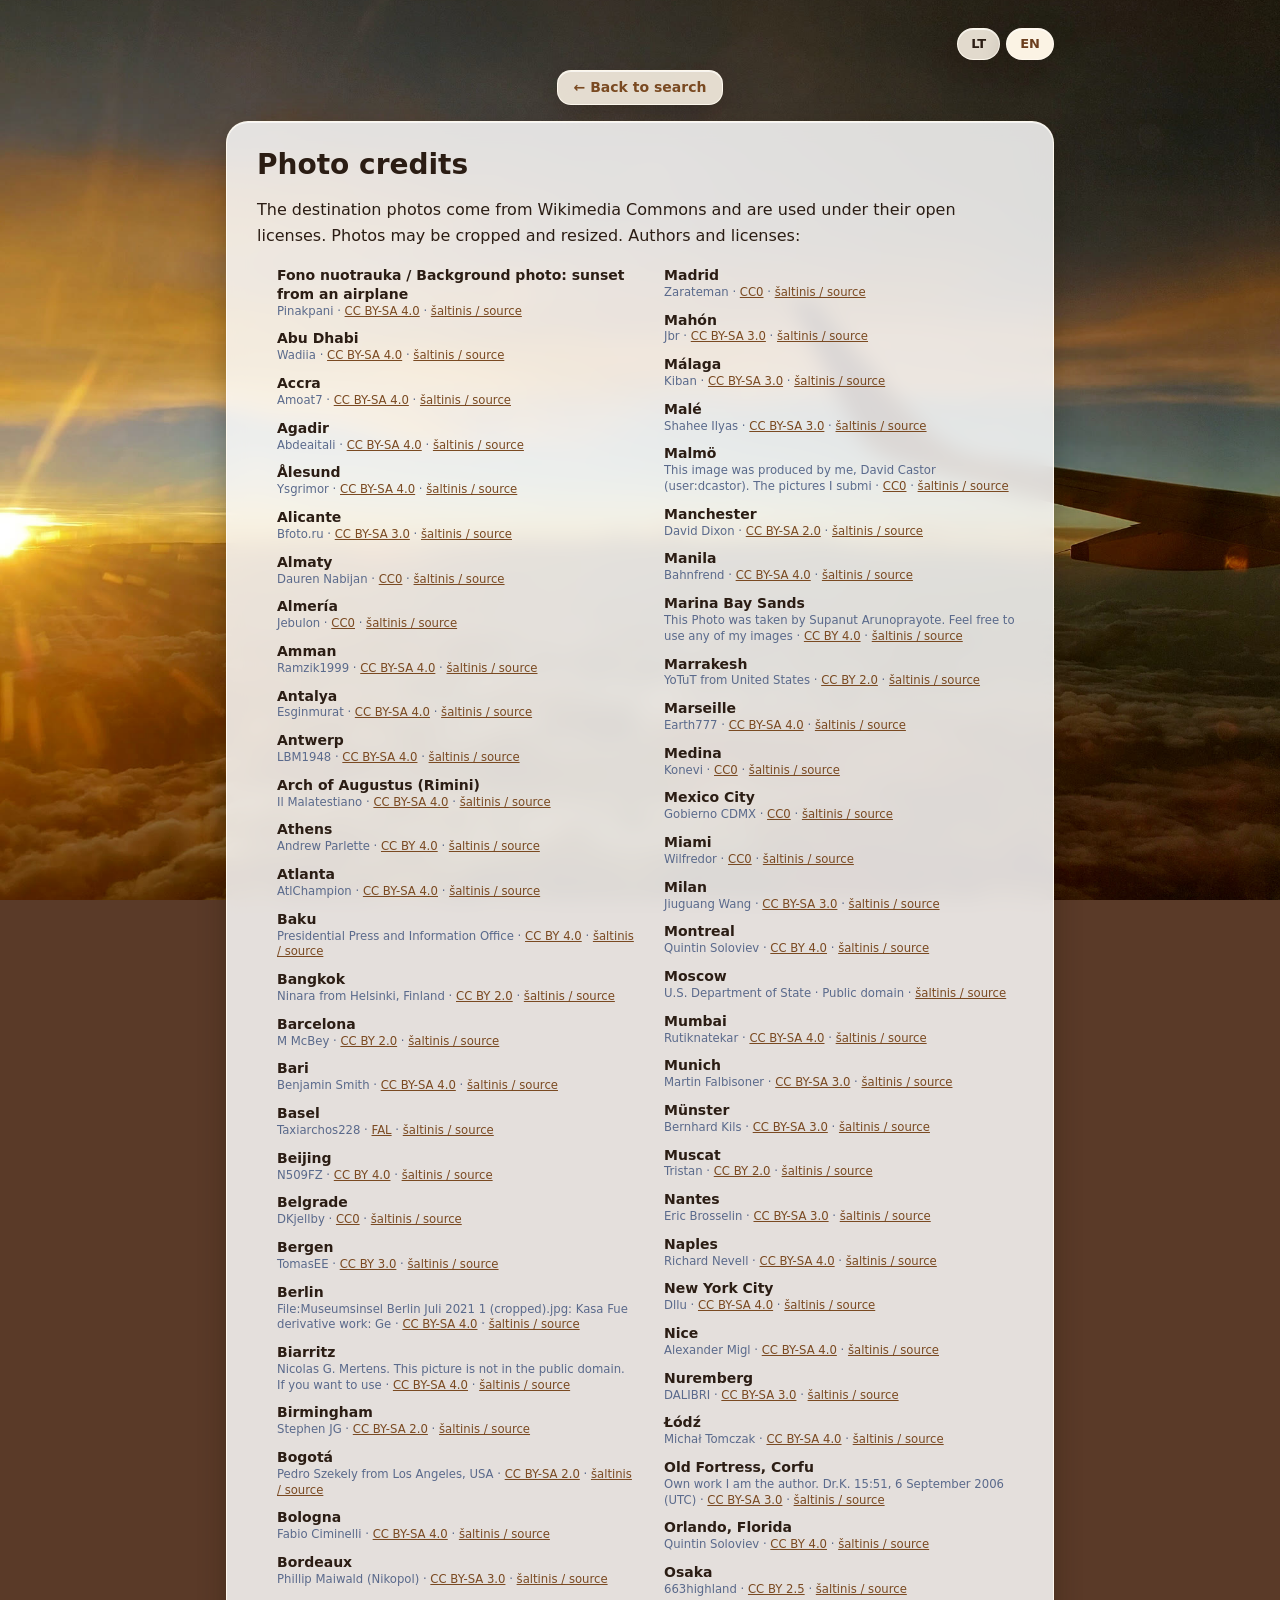
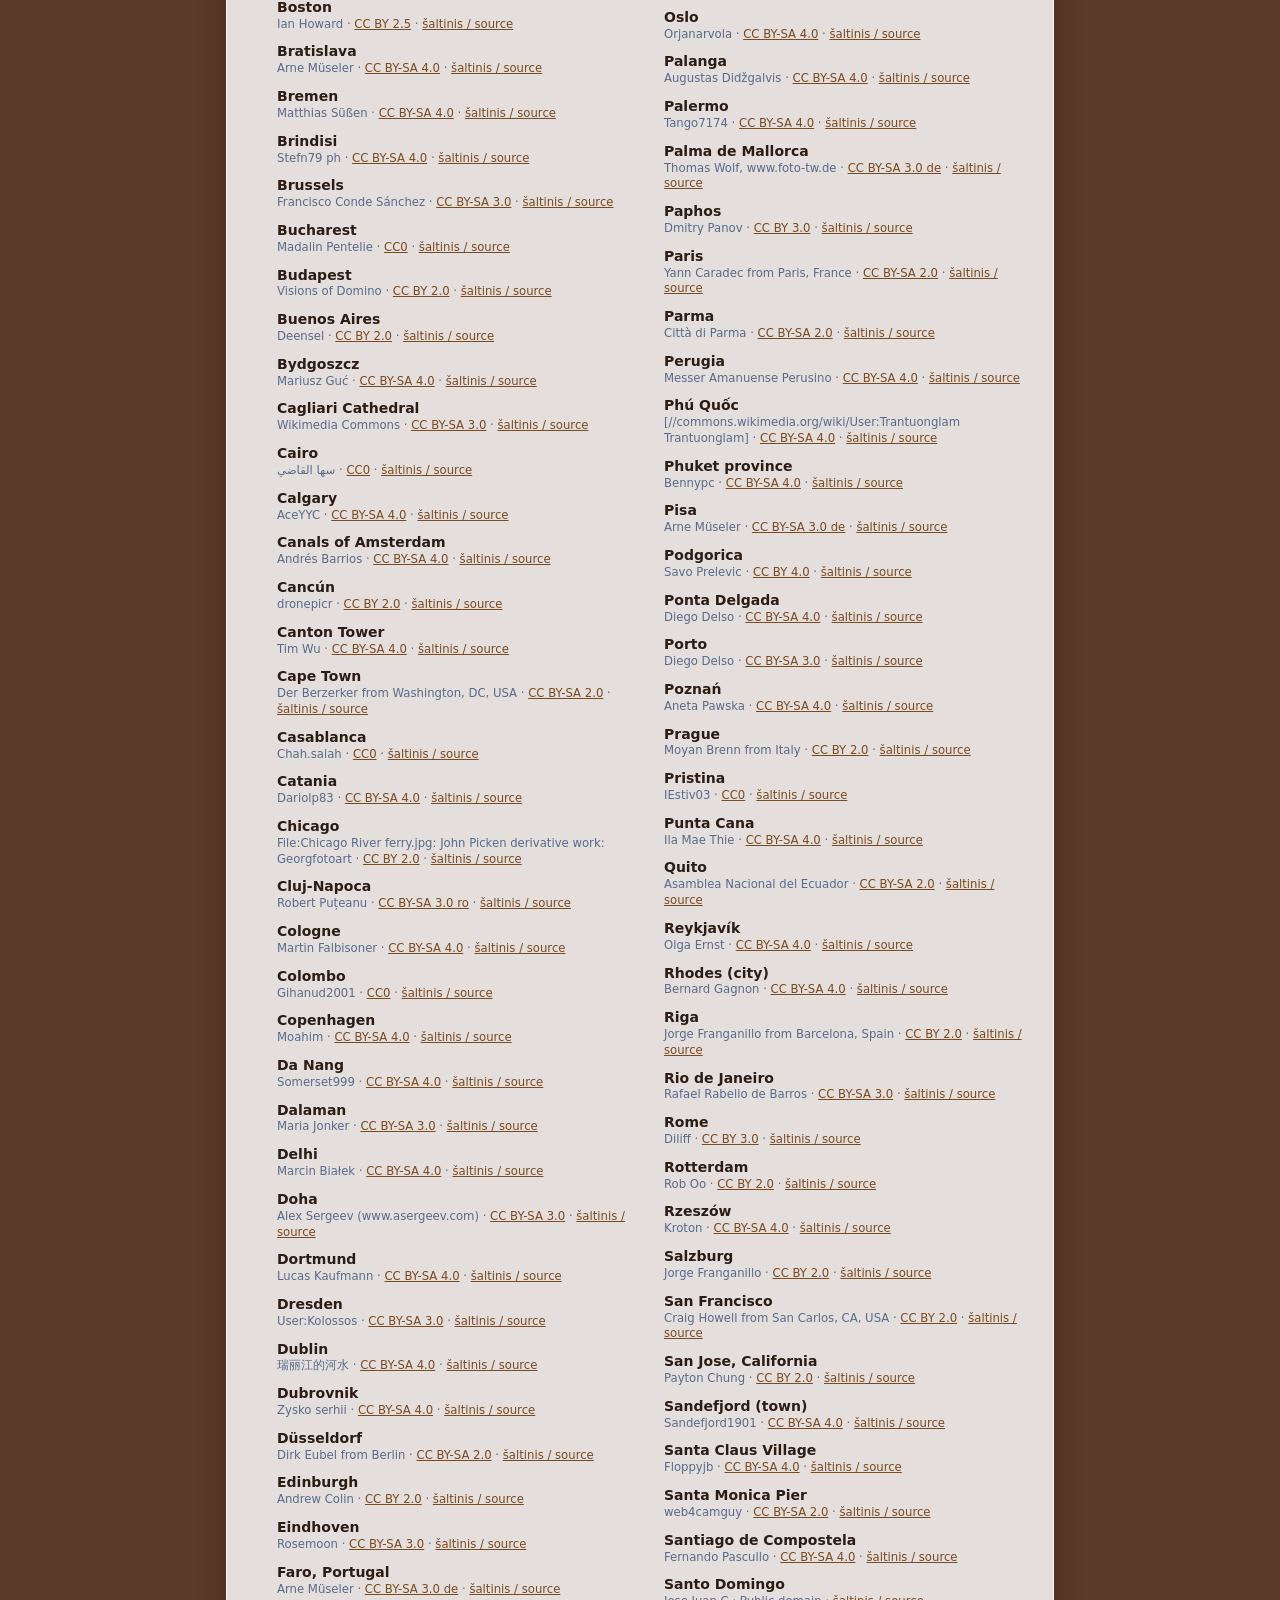
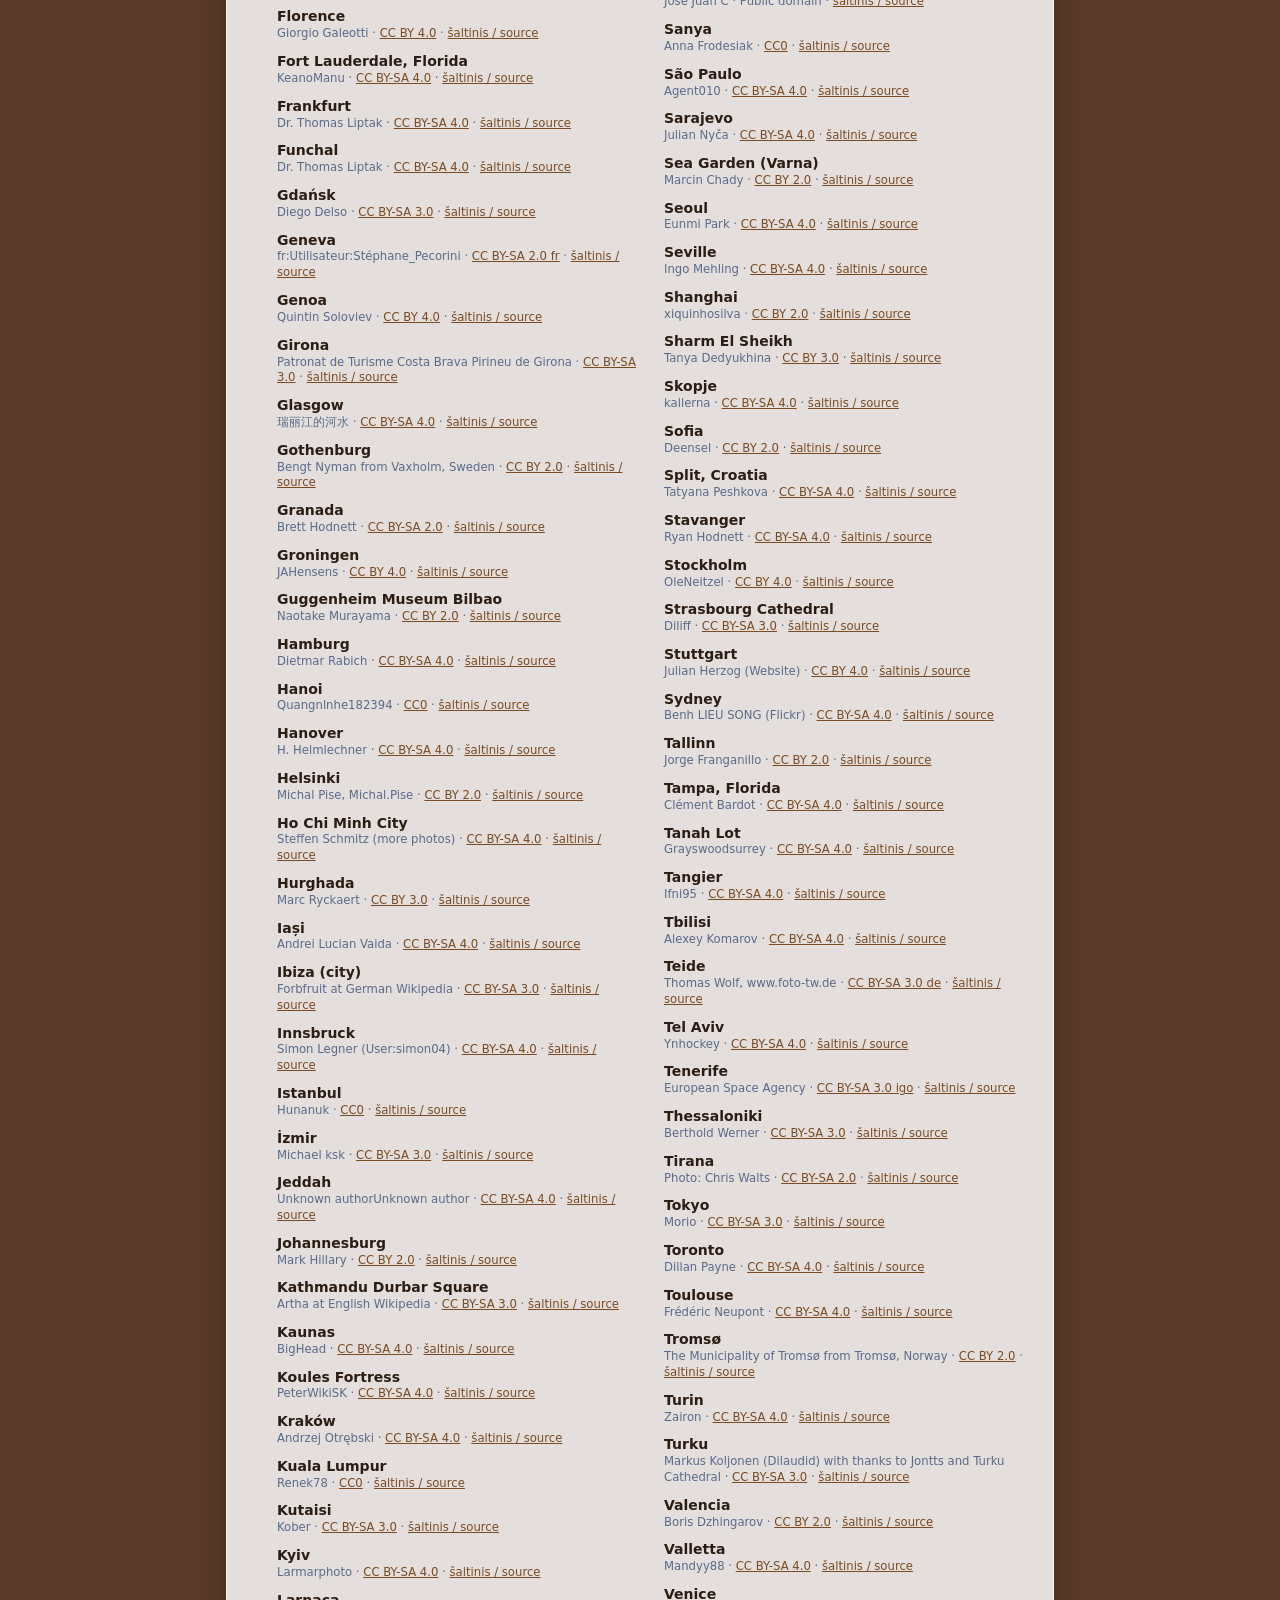
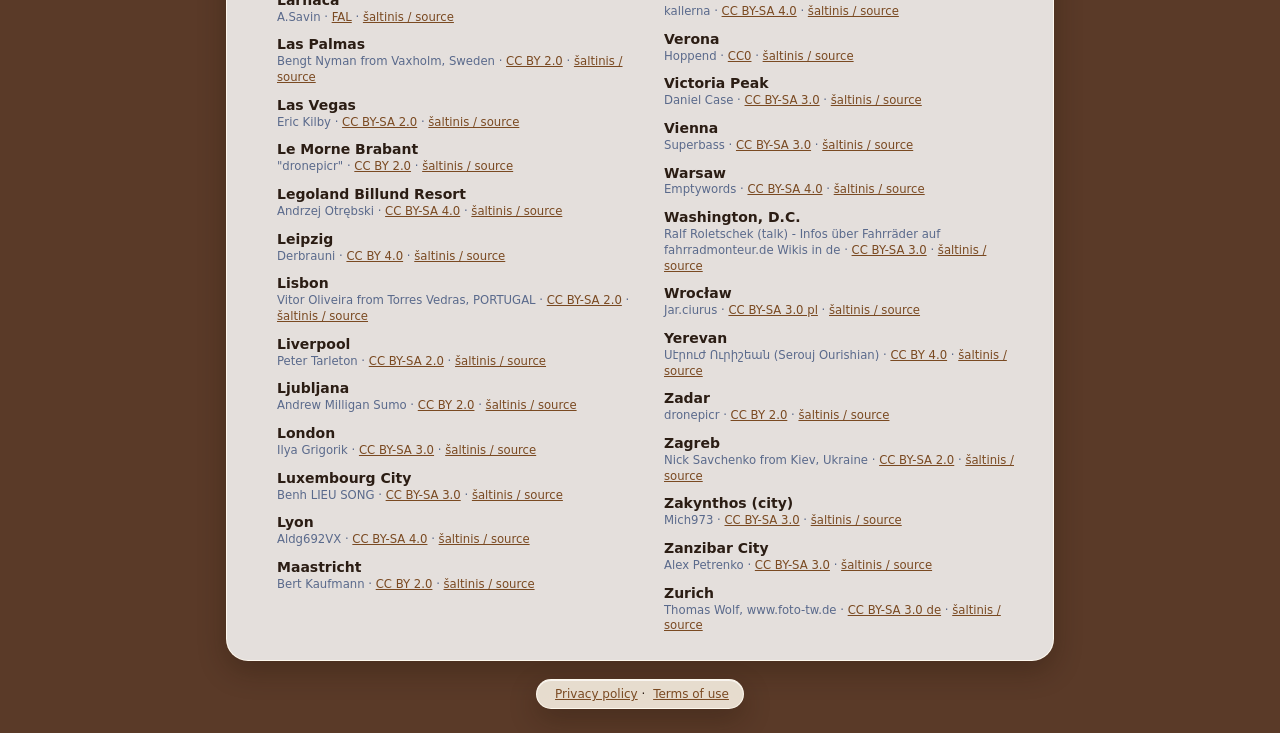
<file: photos.html>
<!doctype html>
<html lang="lt">
<head>
  <meta charset="utf-8">
  <meta name="viewport" content="width=device-width, initial-scale=1">
  <title>HopFriday · Nuotraukų autoriai</title>
  <link rel="icon" href="/favicon.svg" type="image/svg+xml">
  <meta name="theme-color" content="#6B4129">
  <meta name="robots" content="noindex">
  <link rel="stylesheet" href="style.css">
  <style>
    .credits { columns: 1; margin: 12px 0 0; padding: 0; list-style: none; font-size: 14px; }
    @media (min-width: 640px) { .credits { columns: 2; column-gap: 28px; } }
    .credits li { break-inside: avoid; margin: 0 0 10px; line-height: 1.35; }
    .credits b { font-weight: 700; }
    .credits small { display: block; color: #5A6A8C; }
  </style>
</head>
<body class="legal-page">
  <div class="page">
    <div class="wrap">
      <div class="langs" role="group" aria-label="Language">
        <button type="button" class="lang" data-lang="lt">LT</button>
        <button type="button" class="lang" data-lang="en">EN</button>
      </div>
      <a class="backlink" href="/"><span data-l="lt">← Į pradžią</span><span data-l="en">← Back to search</span></a>

      <article class="card legal" data-l="lt">
        <h1>Nuotraukų autoriai</h1>
        <p>Pasiūlymų nuotraukos yra iš „Wikimedia Commons“ ir naudojamos pagal jų atvirąsias licencijas. Nuotraukos gali būti apkarpytos ir sumažintos. Autoriai ir licencijos:</p>
        <ul class="credits" id="creditsLt"></ul>
      </article>
      <article class="card legal" data-l="en">
        <h1>Photo credits</h1>
        <p>The destination photos come from Wikimedia Commons and are used under their open licenses. Photos may be cropped and resized. Authors and licenses:</p>
        <ul class="credits" id="creditsEn"></ul>
      </article>

      <nav class="credit legal-links"><a href="/privacy" data-l="lt">Privatumo politika</a><a href="/privacy" data-l="en">Privacy policy</a> · <a href="/terms" data-l="lt">Naudojimo sąlygos</a><a href="/terms" data-l="en">Terms of use</a></nav>
    </div>
  </div>
  <script src="legal.js"></script>
  <script>
    fetch("/photo_credits.json").then((r) => r.json()).then((c) => {
      const esc = (s) => String(s).replace(/[&<>"']/g, (m) => ({ "&": "&amp;", "<": "&lt;", ">": "&gt;", '"': "&quot;", "'": "&#39;" }[m]));
      const html = Object.keys(c).sort().map((k) => {
        const v = c[k], lic = v.licenseUrl ? `<a href="${esc(v.licenseUrl)}" target="_blank" rel="noopener noreferrer">${esc(v.license)}</a>` : esc(v.license || "");
        return `<li><b>${esc(v.title)}</b><small>${esc(v.artist || "Wikimedia Commons")} · ${lic} · <a href="${esc(v.page)}" target="_blank" rel="noopener noreferrer">šaltinis / source</a></small></li>`;
      }).join("");
      document.getElementById("creditsLt").innerHTML = html;
      document.getElementById("creditsEn").innerHTML = html;
    }).catch(() => {});
  </script>
</body>
</html>
</file>
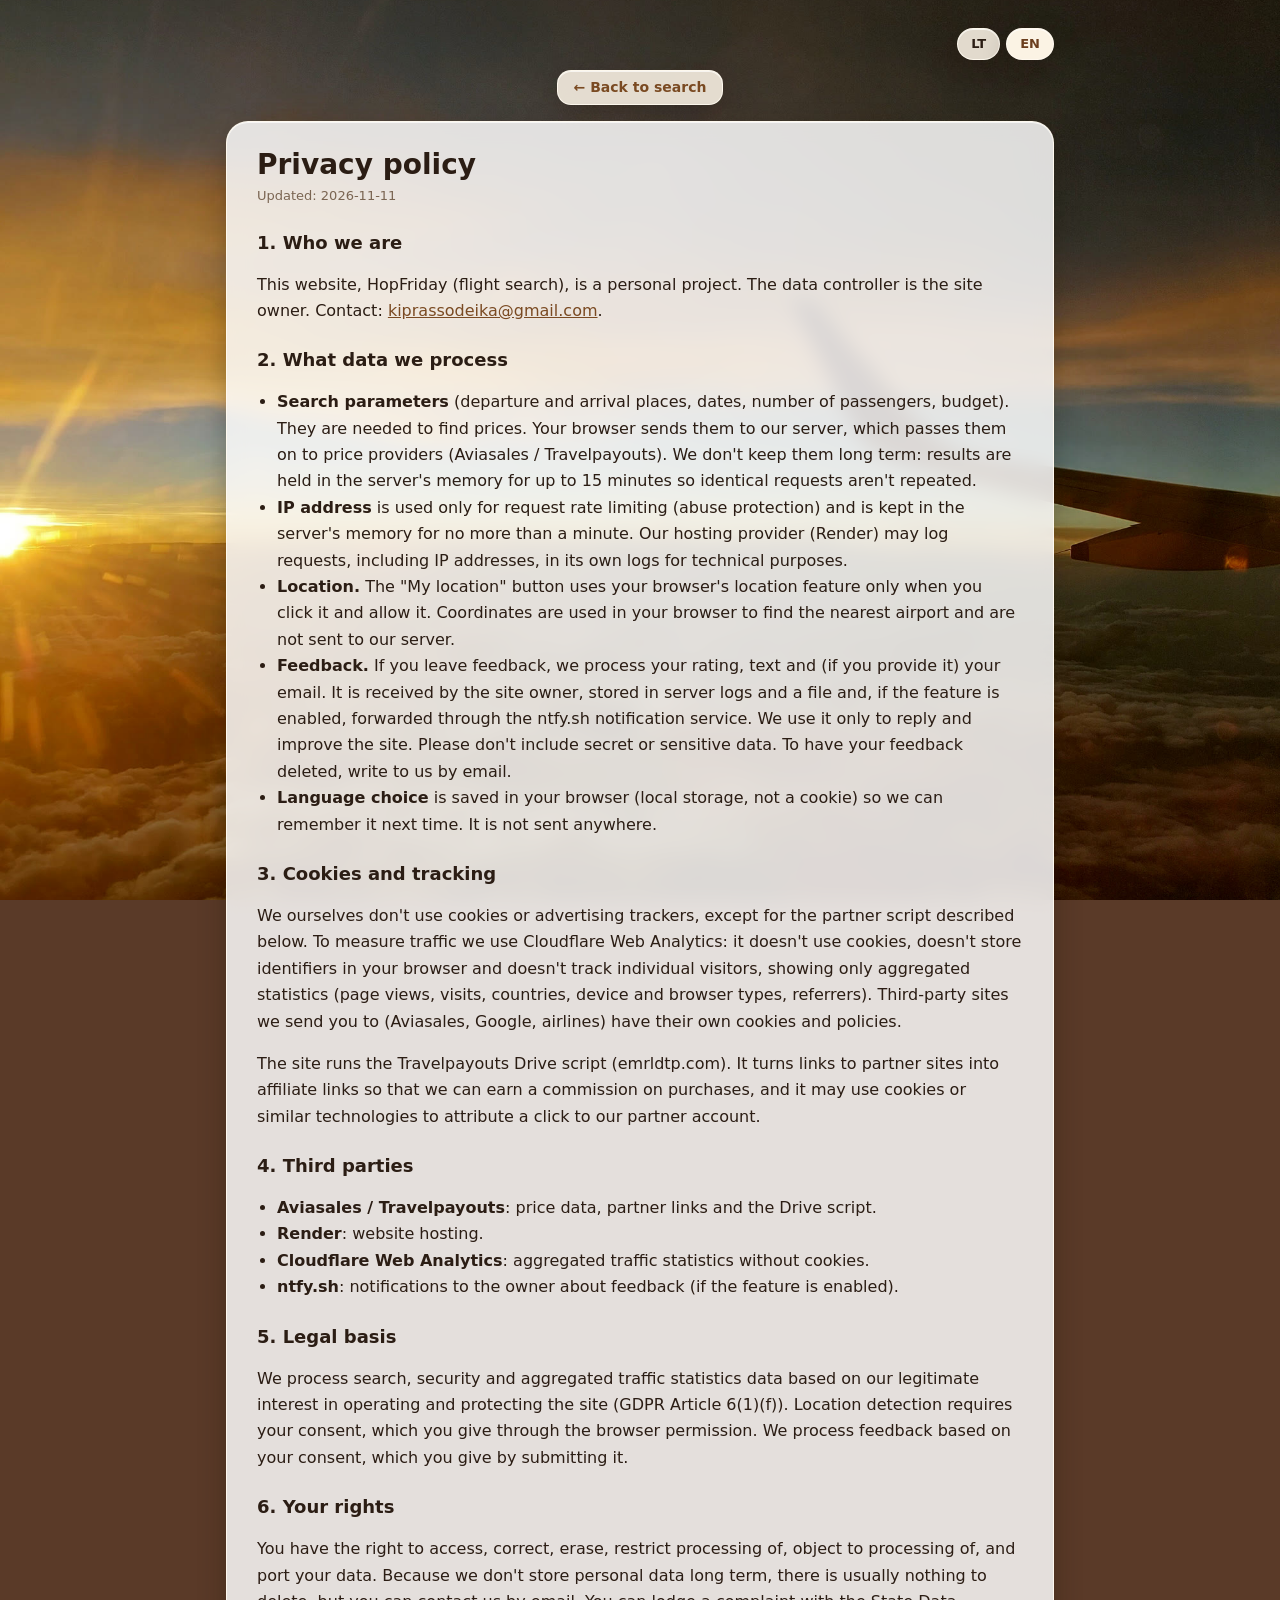
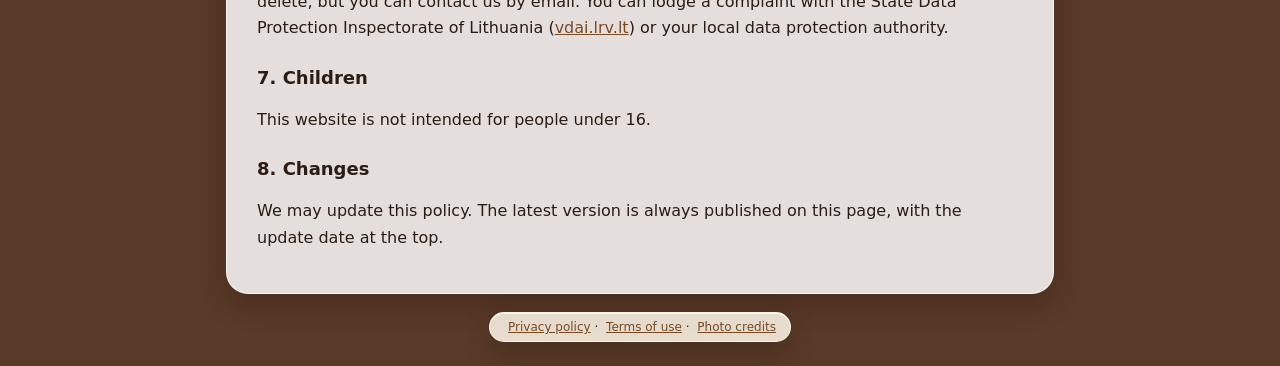
<file: privacy.html>
<!doctype html>
<html lang="lt">
<head>
  <meta charset="utf-8">
  <meta name="viewport" content="width=device-width, initial-scale=1">
  <title>HopFriday · Privatumo politika</title>
  <link rel="icon" href="/favicon.svg" type="image/svg+xml">
  <meta name="theme-color" content="#6B4129">
  <meta name="robots" content="noindex">
  <link rel="stylesheet" href="style.css">
</head>
<body class="legal-page">
  <div class="page">
    <div class="wrap">
      <div class="langs" role="group" aria-label="Language">
        <button type="button" class="lang" data-lang="lt">LT</button>
        <button type="button" class="lang" data-lang="en">EN</button>
      </div>
      <a class="backlink" href="/"><span data-l="lt">← Į pradžią</span><span data-l="en">← Back to search</span></a>

      <article class="card legal" data-l="lt">
        <h1>Privatumo politika</h1>
        <p class="updated">Atnaujinta: 2026-11-11</p>

        <h2>1. Kas mes esame</h2>
        <p>Ši svetainė, HopFriday (skrydžių paieška), yra asmeninis projektas. Duomenų valdytojas yra svetainės savininkas. Kontaktai: <a class="contact" href="mailto:kiprassodeika@gmail.com">kiprassodeika@gmail.com</a>.</p>

        <h2>2. Kokius duomenis tvarkome</h2>
        <ul>
          <li><b>Paieškos parametrai</b> (išvykimo ir atvykimo vietos, datos, keleivių skaičius, biudžetas). Jie reikalingi kainoms rasti. Jūsų naršyklė juos siunčia mūsų serveriui, o šis perduoda kainų tiekėjams (Aviasales / Travelpayouts). Mes jų nesaugome ilgam: rezultatai iki 15 minučių laikomi serverio atmintyje, kad nereikėtų kartoti tų pačių užklausų.</li>
          <li><b>IP adresas</b> naudojamas tik užklausų riboms (apsaugai nuo piktnaudžiavimo) ir laikomas serverio atmintyje ne ilgiau nei minutę. Prieglobos paslauga (Render) techniniais tikslais gali registruoti užklausas, įskaitant IP, savo žurnaluose.</li>
          <li><b>Vieta.</b> Mygtukas „Mano vieta“ naudoja naršyklės vietos nustatymą tik tada, kai jį paspaudžiate ir leidžiate. Koordinatės naudojamos jūsų naršyklėje artimiausiam oro uostui rasti ir į mūsų serverį nesiunčiamos.</li>
          <li><b>Atsiliepimai.</b> Jei paliekate atsiliepimą, tvarkome jūsų įvertinimą, tekstą ir (jei nurodote) el. paštą. Jie gaunami svetainės savininkui, saugomi serverio žurnaluose ir faile bei, jei funkcija įjungta, persiunčiami pranešimų paslauga ntfy.sh. Naudojame juos tik atsakymui ir svetainei tobulinti. Nerašykite slaptų ar jautrių duomenų. Norėdami ištrinti savo atsiliepimą, parašykite el. paštu.</li>
          <li><b>Kalbos pasirinkimas</b> išsaugomas jūsų naršyklėje (vietinėje saugykloje, ne slapuke), kad kitą kartą jį prisimintume. Jis niekur nesiunčiamas.</li>
        </ul>

        <h2>3. Slapukai ir sekimas</h2>
        <p>Patys nenaudojame slapukų ar reklaminio sekimo įrankių, išskyrus žemiau aprašytą partnerių skriptą. Lankomumui matuoti naudojame „Cloudflare Web Analytics“: ji nenaudoja slapukų, nesaugo naršyklėje identifikatorių ir neseka pavienių lankytojų, o rodo tik apibendrintą statistiką (puslapių peržiūras, apsilankymus, šalis, įrenginių ir naršyklių tipus, iš kur atėjo lankytojas). Trečiųjų šalių svetainės, į kurias jus nukreipiame (Aviasales, Google, aviakompanijos), turi savo slapukus ir taisykles.</p>
        <p>Svetainėje veikia „Travelpayouts Drive“ skriptas (emrldtp.com). Jis nuorodas į partnerių svetaines paverčia partnerių nuorodomis, kad už pirkimus galėtume gauti komisinį, ir gali naudoti slapukus ar panašias technologijas paspaudimui priskirti mūsų partnerio paskyrai.</p>

        <h2>4. Trečiosios šalys</h2>
        <ul>
          <li><b>Aviasales / Travelpayouts</b>: kainų duomenys, partnerių nuorodos ir „Drive“ skriptas.</li>
          <li><b>Render</b>: svetainės prieglobos paslauga.</li>
          <li><b>Cloudflare Web Analytics</b>: apibendrinta lankomumo statistika be slapukų.</li>
          <li><b>ntfy.sh</b>: pranešimai savininkui apie atsiliepimus (jei funkcija įjungta).</li>
        </ul>

        <h2>5. Teisinis pagrindas</h2>
        <p>Paieškos, saugumo ir apibendrintos lankomumo statistikos duomenis tvarkome pagal teisėtą interesą veikti ir apsaugoti svetainę (BDAR 6 straipsnio 1 dalies f punktas). Vietos nustatymui reikalingas jūsų sutikimas, kurį duodate naršyklės leidimu. Atsiliepimus tvarkome jūsų sutikimu, kurį išreiškiate juos išsiųsdami.</p>

        <h2>6. Jūsų teisės</h2>
        <p>Turite teisę susipažinti su savo duomenimis, juos ištaisyti, ištrinti, apriboti tvarkymą, nesutikti su tvarkymu ir perkelti duomenis. Kadangi asmens duomenų ilgam nesaugome, dažniausiai nėra ką ištrinti, tačiau galite kreiptis el. paštu. Skundą galite pateikti Valstybinei duomenų apsaugos inspekcijai (<a href="https://vdai.lrv.lt" target="_blank" rel="noopener noreferrer">vdai.lrv.lt</a>).</p>

        <h2>7. Vaikai</h2>
        <p>Svetainė neskirta jaunesniems nei 16 metų asmenims.</p>

        <h2>8. Pakeitimai</h2>
        <p>Šią politiką galime atnaujinti. Naujausia versija visada skelbiama šiame puslapyje, o viršuje nurodoma atnaujinimo data.</p>
      </article>

      <article class="card legal" data-l="en">
        <h1>Privacy policy</h1>
        <p class="updated">Updated: 2026-11-11</p>

        <h2>1. Who we are</h2>
        <p>This website, HopFriday (flight search), is a personal project. The data controller is the site owner. Contact: <a class="contact" href="mailto:kiprassodeika@gmail.com">kiprassodeika@gmail.com</a>.</p>

        <h2>2. What data we process</h2>
        <ul>
          <li><b>Search parameters</b> (departure and arrival places, dates, number of passengers, budget). They are needed to find prices. Your browser sends them to our server, which passes them on to price providers (Aviasales / Travelpayouts). We don't keep them long term: results are held in the server's memory for up to 15 minutes so identical requests aren't repeated.</li>
          <li><b>IP address</b> is used only for request rate limiting (abuse protection) and is kept in the server's memory for no more than a minute. Our hosting provider (Render) may log requests, including IP addresses, in its own logs for technical purposes.</li>
          <li><b>Location.</b> The "My location" button uses your browser's location feature only when you click it and allow it. Coordinates are used in your browser to find the nearest airport and are not sent to our server.</li>
          <li><b>Feedback.</b> If you leave feedback, we process your rating, text and (if you provide it) your email. It is received by the site owner, stored in server logs and a file and, if the feature is enabled, forwarded through the ntfy.sh notification service. We use it only to reply and improve the site. Please don't include secret or sensitive data. To have your feedback deleted, write to us by email.</li>
          <li><b>Language choice</b> is saved in your browser (local storage, not a cookie) so we can remember it next time. It is not sent anywhere.</li>
        </ul>

        <h2>3. Cookies and tracking</h2>
        <p>We ourselves don't use cookies or advertising trackers, except for the partner script described below. To measure traffic we use Cloudflare Web Analytics: it doesn't use cookies, doesn't store identifiers in your browser and doesn't track individual visitors, showing only aggregated statistics (page views, visits, countries, device and browser types, referrers). Third-party sites we send you to (Aviasales, Google, airlines) have their own cookies and policies.</p>
        <p>The site runs the Travelpayouts Drive script (emrldtp.com). It turns links to partner sites into affiliate links so that we can earn a commission on purchases, and it may use cookies or similar technologies to attribute a click to our partner account.</p>

        <h2>4. Third parties</h2>
        <ul>
          <li><b>Aviasales / Travelpayouts</b>: price data, partner links and the Drive script.</li>
          <li><b>Render</b>: website hosting.</li>
          <li><b>Cloudflare Web Analytics</b>: aggregated traffic statistics without cookies.</li>
          <li><b>ntfy.sh</b>: notifications to the owner about feedback (if the feature is enabled).</li>
        </ul>

        <h2>5. Legal basis</h2>
        <p>We process search, security and aggregated traffic statistics data based on our legitimate interest in operating and protecting the site (GDPR Article 6(1)(f)). Location detection requires your consent, which you give through the browser permission. We process feedback based on your consent, which you give by submitting it.</p>

        <h2>6. Your rights</h2>
        <p>You have the right to access, correct, erase, restrict processing of, object to processing of, and port your data. Because we don't store personal data long term, there is usually nothing to delete, but you can contact us by email. You can lodge a complaint with the State Data Protection Inspectorate of Lithuania (<a href="https://vdai.lrv.lt" target="_blank" rel="noopener noreferrer">vdai.lrv.lt</a>) or your local data protection authority.</p>

        <h2>7. Children</h2>
        <p>This website is not intended for people under 16.</p>

        <h2>8. Changes</h2>
        <p>We may update this policy. The latest version is always published on this page, with the update date at the top.</p>
      </article>

      <nav class="credit legal-links"><a href="/privacy" data-l="lt">Privatumo politika</a><a href="/privacy" data-l="en">Privacy policy</a> · <a href="/terms" data-l="lt">Naudojimo sąlygos</a><a href="/terms" data-l="en">Terms of use</a> · <a href="/photos" data-l="lt">Nuotraukų autoriai</a><a href="/photos" data-l="en">Photo credits</a></nav>
    </div>
  </div>
  <script src="legal.js"></script>
  <!-- Cloudflare Web Analytics -->
  <script type="module" src="https://static.cloudflareinsights.com/beacon.min.js" data-cf-beacon='{"token": "1468be6606324f2e90b06025ef7725ba"}'></script>
</body>
</html>
</file>
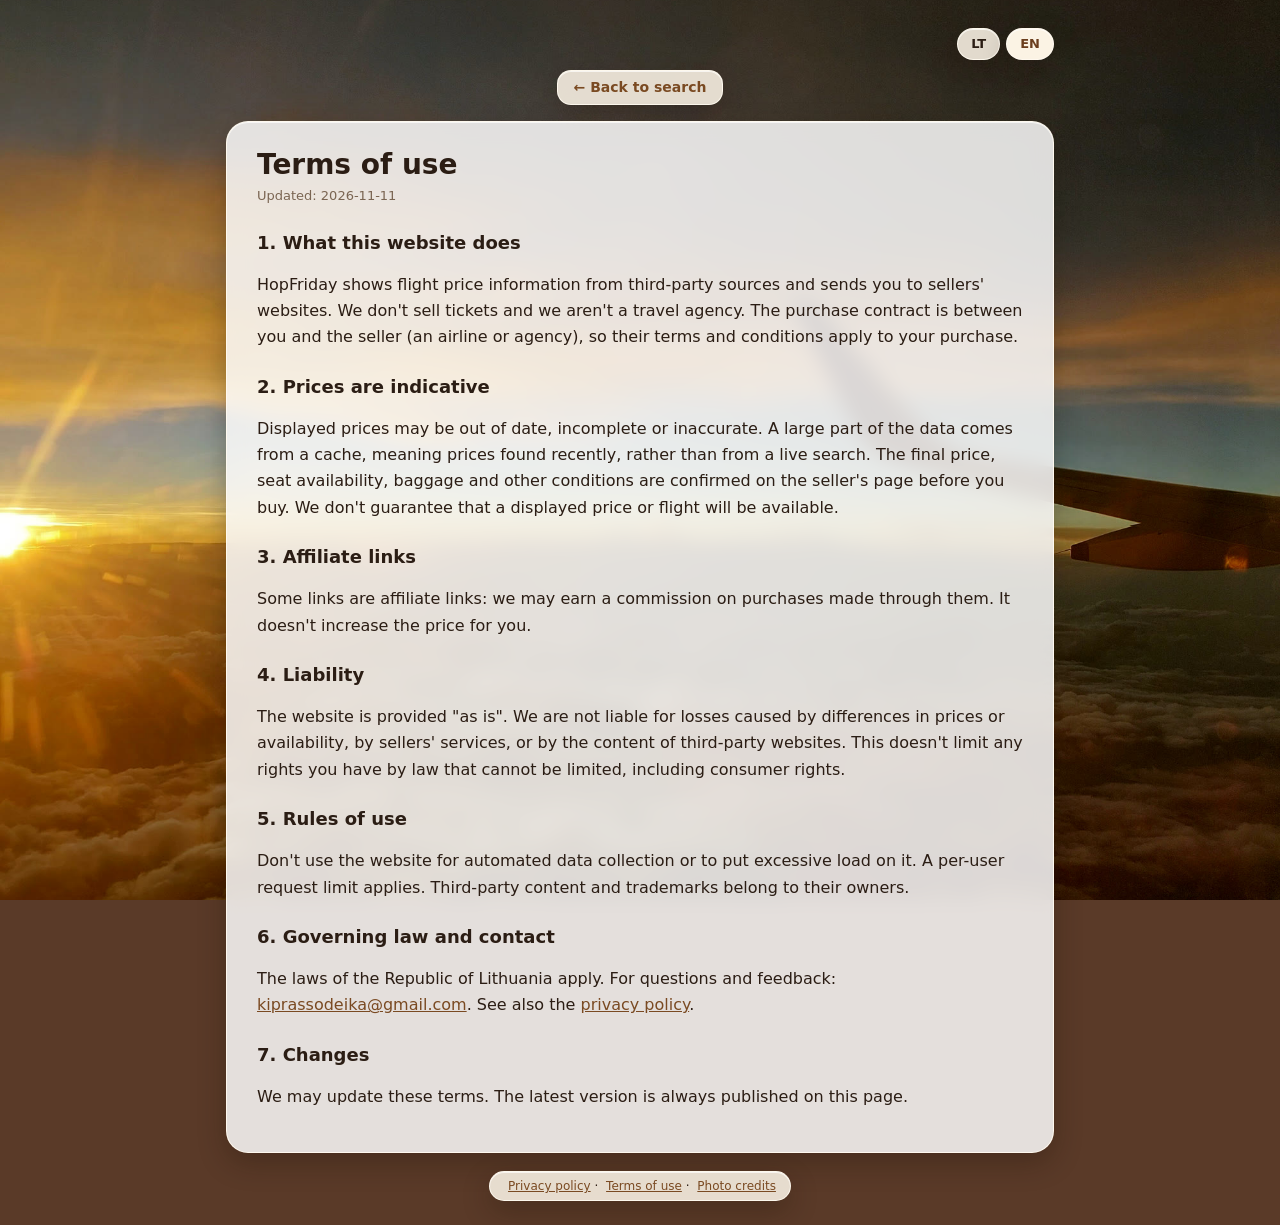
<file: terms.html>
<!doctype html>
<html lang="lt">
<head>
  <meta charset="utf-8">
  <meta name="viewport" content="width=device-width, initial-scale=1">
  <title>HopFriday · Naudojimo sąlygos</title>
  <link rel="icon" href="/favicon.svg" type="image/svg+xml">
  <meta name="theme-color" content="#6B4129">
  <meta name="robots" content="noindex">
  <link rel="stylesheet" href="style.css">
</head>
<body class="legal-page">
  <div class="page">
    <div class="wrap">
      <div class="langs" role="group" aria-label="Language">
        <button type="button" class="lang" data-lang="lt">LT</button>
        <button type="button" class="lang" data-lang="en">EN</button>
      </div>
      <a class="backlink" href="/"><span data-l="lt">← Į pradžią</span><span data-l="en">← Back to search</span></a>

      <article class="card legal" data-l="lt">
        <h1>Naudojimo sąlygos</h1>
        <p class="updated">Atnaujinta: 2026-11-11</p>

        <h2>1. Ką ši svetainė daro</h2>
        <p>HopFriday rodo skrydžių kainų informaciją iš trečiųjų šalių šaltinių ir nukreipia jus į pardavėjų svetaines. Bilietų mes nepardavinėjame ir nesame kelionių agentūra. Pirkimo sutartis sudaroma tarp jūsų ir pardavėjo (aviakompanijos ar agentūros), todėl jų sąlygos ir taisyklės taikomos pirkimui.</p>

        <h2>2. Kainos yra orientacinės</h2>
        <p>Rodomos kainos gali būti pasenusios, neišsamios ar netikslios. Didelė dalis duomenų gaunama iš talpyklos, t. y. iš kainų, rastų neseniai, o ne iš gyvos paieškos. Galutinė kaina, likę bilietai, bagažo ir kitos sąlygos tikrinamos pardavėjo puslapyje prieš pirkimą. Mes negarantuojame, kad rodoma kaina ar skrydis bus prieinami.</p>

        <h2>3. Partnerių nuorodos</h2>
        <p>Kai kurios nuorodos yra partnerių (affiliate) nuorodos: už pirkimus per jas galime gauti komisinį atlygį. Jums dėl to kaina nedidėja.</p>

        <h2>4. Atsakomybė</h2>
        <p>Svetainė teikiama „kaip yra“. Neatsakome už nuostolius, atsiradusius dėl kainų ar prieinamumo neatitikimo, pardavėjų paslaugų ar trečiųjų šalių svetainių turinio. Tai neapriboja jūsų teisių, kurių pagal įstatymus apriboti negalima, įskaitant vartotojų teises.</p>

        <h2>5. Naudojimo taisyklės</h2>
        <p>Nenaudokite svetainės automatiniam duomenų rinkimui ar pernelyg dideliam apkrovimui. Taikoma užklausų riba vienam naudotojui. Trečiųjų šalių turinys ir prekių ženklai priklauso jų savininkams.</p>


        <h2>6. Taikoma teisė ir kontaktai</h2>
        <p>Taikoma Lietuvos Respublikos teisė. Klausimams ir pastaboms: <a class="contact" href="mailto:kiprassodeika@gmail.com">kiprassodeika@gmail.com</a>. Žr. ir <a href="/privacy">privatumo politiką</a>.</p>

        <h2>7. Pakeitimai</h2>
        <p>Šias sąlygas galime atnaujinti. Naujausia versija visada skelbiama šiame puslapyje.</p>
      </article>

      <article class="card legal" data-l="en">
        <h1>Terms of use</h1>
        <p class="updated">Updated: 2026-11-11</p>

        <h2>1. What this website does</h2>
        <p>HopFriday shows flight price information from third-party sources and sends you to sellers' websites. We don't sell tickets and we aren't a travel agency. The purchase contract is between you and the seller (an airline or agency), so their terms and conditions apply to your purchase.</p>

        <h2>2. Prices are indicative</h2>
        <p>Displayed prices may be out of date, incomplete or inaccurate. A large part of the data comes from a cache, meaning prices found recently, rather than from a live search. The final price, seat availability, baggage and other conditions are confirmed on the seller's page before you buy. We don't guarantee that a displayed price or flight will be available.</p>

        <h2>3. Affiliate links</h2>
        <p>Some links are affiliate links: we may earn a commission on purchases made through them. It doesn't increase the price for you.</p>

        <h2>4. Liability</h2>
        <p>The website is provided "as is". We are not liable for losses caused by differences in prices or availability, by sellers' services, or by the content of third-party websites. This doesn't limit any rights you have by law that cannot be limited, including consumer rights.</p>

        <h2>5. Rules of use</h2>
        <p>Don't use the website for automated data collection or to put excessive load on it. A per-user request limit applies. Third-party content and trademarks belong to their owners.</p>


        <h2>6. Governing law and contact</h2>
        <p>The laws of the Republic of Lithuania apply. For questions and feedback: <a class="contact" href="mailto:kiprassodeika@gmail.com">kiprassodeika@gmail.com</a>. See also the <a href="/privacy">privacy policy</a>.</p>

        <h2>7. Changes</h2>
        <p>We may update these terms. The latest version is always published on this page.</p>
      </article>

      <nav class="credit legal-links"><a href="/privacy" data-l="lt">Privatumo politika</a><a href="/privacy" data-l="en">Privacy policy</a> · <a href="/terms" data-l="lt">Naudojimo sąlygos</a><a href="/terms" data-l="en">Terms of use</a> · <a href="/photos" data-l="lt">Nuotraukų autoriai</a><a href="/photos" data-l="en">Photo credits</a></nav>
    </div>
  </div>
  <script src="legal.js"></script>
  <!-- Cloudflare Web Analytics -->
  <script type="module" src="https://static.cloudflareinsights.com/beacon.min.js" data-cf-beacon='{"token": "1468be6606324f2e90b06025ef7725ba"}'></script>
</body>
</html>
</file>
<file: style.css>
:root {
  color-scheme: light;
  --bg: #f4f8ff; --ink: #0F1B3D; --muted: #5A6A8C; --line: #dfe6f5;
  --brand: #2F6BFF; --brand-light: #6FD3FF; --brand-ink: #1F55D6; --good: #11805a;
  --glass: rgba(255, 255, 255, .72); --glass-edge: rgba(255, 255, 255, .95);
  --shadow: 0 10px 30px rgba(160, 90, 40, .10);
}
* { box-sizing: border-box; }
[hidden] { display: none !important; }
body {
  margin: 0; font: 16px/1.5 system-ui, -apple-system, "Segoe UI", sans-serif; color: var(--ink);
  background: var(--bg); min-height: 100vh;
}
body::before, body::after { content: ""; position: fixed; z-index: -1; border-radius: 50%; pointer-events: none; }
body::before { top: -140px; right: -100px; width: 460px; height: 460px; background: radial-gradient(circle at 35% 30%, #fff 0%, #cfe0ff 55%, rgba(207, 224, 255, 0) 72%); }
body::after { bottom: -160px; left: -120px; width: 480px; height: 480px; background: radial-gradient(circle at 35% 30%, #fff 0%, #f1dcff 55%, rgba(241, 220, 255, 0) 72%); }
.wrap { max-width: 960px; margin: 0 auto; padding: 0 16px; }

.hero { padding: 44px 0 24px; }
.hero h1 { margin: 0 0 4px; font-size: clamp(28px, 5vw, 42px); font-weight: 600; letter-spacing: -.02em; }
.sub { margin: 0 0 22px; color: var(--muted); }

.modes { display: flex; gap: 8px; margin-bottom: 16px; }
.mode {
  border: 1px solid var(--line); background: rgba(255, 255, 255, .55); color: var(--muted);
  border-radius: 999px; padding: 8px 18px; font: inherit; cursor: pointer; transition: all .15s;
}
.mode:hover { background: #fff; color: var(--ink); }
.mode.active {
  background: #fff; color: var(--brand-ink); border-color: var(--glass-edge); font-weight: 600;
  box-shadow: inset 0 1px 0 #fff, 0 4px 14px rgba(47, 107, 255, .18);
}

.card {
  background: var(--glass); border: 1px solid var(--glass-edge); border-radius: 22px; padding: 16px;
  -webkit-backdrop-filter: blur(16px); backdrop-filter: blur(16px);
  box-shadow: var(--shadow), inset 0 1px 0 #fff;
}
.trip { display: flex; gap: 18px; margin-bottom: 12px; font-size: 14px; color: var(--muted); }
.trip input { accent-color: var(--brand); }
.grid { display: grid; grid-template-columns: 1fr auto 1fr; gap: 12px; align-items: end; }
.field { display: flex; flex-direction: column; gap: 4px; position: relative; }
.field label { font-size: 11px; font-weight: 600; color: var(--muted); text-transform: uppercase; letter-spacing: .06em; }
input[type=text], input:not([type]), input[type=date], input[type=number], select {
  width: 100%; padding: 12px 14px; border: 1px solid var(--line); border-radius: 14px; font: inherit; color: var(--ink);
  background: rgba(255, 255, 255, .85); box-shadow: inset 0 1px 2px rgba(160, 90, 40, .05); transition: border-color .15s, box-shadow .15s;
}
input:focus, select:focus { outline: none; border-color: var(--brand-light); box-shadow: 0 0 0 4px rgba(111, 211, 255, .5); }
.link { background: none; border: 0; color: var(--brand-ink); font-size: 13px; padding: 2px 0; cursor: pointer; text-align: left; }
.swap {
  border: 1px solid var(--line); background: #fff; color: var(--brand); width: 42px; height: 42px; border-radius: 50%;
  font-size: 18px; cursor: pointer; margin-bottom: 1px; box-shadow: 0 2px 6px rgba(160, 90, 40, .10), inset 0 1px 0 #fff;
}
.primary {
  grid-column: 1 / -1; border: 0; border-radius: 14px; padding: 13px 26px; font: inherit; font-weight: 600; color: #fff; cursor: pointer;
  background: linear-gradient(180deg, var(--brand-light) 0%, var(--brand) 100%);
  box-shadow: inset 0 1px 0 rgba(255, 255, 255, .55), 0 6px 14px rgba(47, 107, 255, .35); transition: transform .12s, box-shadow .12s;
}
.primary:hover { transform: translateY(-1px); box-shadow: inset 0 1px 0 rgba(255, 255, 255, .55), 0 9px 18px rgba(47, 107, 255, .4); }
.primary:active { transform: translateY(0); }
@media (min-width: 720px) {
  .grid { grid-template-columns: minmax(150px, 1.3fr) auto minmax(190px, 1.4fr) 140px 140px 76px auto; }
  .primary { grid-column: auto; }
  .grid.explore { grid-template-columns: 1fr 160px 200px auto auto; }
}
@media (max-width: 719px) {
  .grid { grid-template-columns: 1fr 1fr; }
  .grid > :nth-child(1), .grid > :nth-child(3) { grid-column: 1 / -1; }
  .swap { display: none; }
  .grid.explore > :nth-child(1), .grid.explore > .exdirect, .grid.explore > .primary { grid-column: 1 / -1; }
}
.exdirect { padding-bottom: 12px; }

main { padding-bottom: 56px; }
.status { text-align: center; color: var(--muted); padding: 18px 0 14px; min-height: 24px; }
.toolbar { display: flex; justify-content: space-between; align-items: center; flex-wrap: wrap; gap: 8px; margin: 4px 0 12px; }
.chips { display: flex; gap: 8px; flex-wrap: wrap; }
.chip {
  border: 1px solid var(--line); background: rgba(255, 255, 255, .8); color: var(--ink); border-radius: 999px;
  padding: 6px 15px; cursor: pointer; font: inherit; font-size: 14px; transition: all .15s;
}
.chip:hover { background: #fff; border-color: var(--brand-light); }
.chip.active {
  color: #fff; border-color: transparent; background: linear-gradient(180deg, var(--brand-light), var(--brand));
  box-shadow: inset 0 1px 0 rgba(255, 255, 255, .55), 0 3px 8px rgba(47, 107, 255, .3);
}
.check { font-size: 14px; color: var(--muted); display: flex; gap: 6px; align-items: center; }
.check input { accent-color: var(--brand); }

.offer {
  background: var(--glass); border: 1px solid var(--glass-edge); border-radius: 20px; padding: 16px 18px; margin-bottom: 12px;
  display: grid; grid-template-columns: 1fr auto; gap: 12px; align-items: center;
  -webkit-backdrop-filter: blur(12px); backdrop-filter: blur(12px);
  box-shadow: 0 6px 20px rgba(160, 90, 40, .08), inset 0 1px 0 #fff; transition: transform .15s, box-shadow .15s;
}
.offer:hover { transform: translateY(-2px); box-shadow: 0 12px 28px rgba(160, 90, 40, .14), inset 0 1px 0 #fff; }
.offer .airline { font-weight: 600; display: flex; align-items: center; gap: 6px; flex-wrap: wrap; }
.offer .tag { font-size: 11px; font-weight: 600; background: #E6F7FF; color: #0B5FA5; padding: 2px 9px; border-radius: 999px; border: 1px solid #B9E7FF; }
.times { display: flex; align-items: center; gap: 12px; margin-top: 6px; flex-wrap: wrap; }
.times .t { font-size: 20px; font-weight: 600; }
.times .line { flex: 1; min-width: 60px; border-top: 2px solid var(--line); position: relative; text-align: center; font-size: 12px; color: var(--muted); }
.times .line span { position: relative; top: -11px; background: #f8fbff; padding: 0 8px; }
.meta { font-size: 13px; color: var(--muted); margin-top: 4px; }
.buy { text-align: right; }
.price { font-size: 26px; font-weight: 700; letter-spacing: -.01em; }
.pl { font-size: 12px; color: var(--muted); margin-top: -2px; }
.buy a {
  display: inline-block; margin-top: 8px; color: #fff; text-decoration: none; padding: 10px 16px; border-radius: 12px; font-weight: 600; font-size: 14px;
  background: linear-gradient(180deg, var(--brand-light), var(--brand));
  box-shadow: inset 0 1px 0 rgba(255, 255, 255, .55), 0 4px 10px rgba(47, 107, 255, .3); transition: transform .12s;
}
.buy a:hover { transform: translateY(-1px); }
@media (max-width: 560px) {
  .offer { grid-template-columns: 1fr; }
  .buy { text-align: left; display: flex; align-items: center; justify-content: space-between; flex-wrap: wrap; gap: 4px 12px; }
  .buy a { margin-top: 0; }
  .pl { display: none; }
}
.dest .name { font-size: 20px; font-weight: 600; display: flex; align-items: center; gap: 8px; flex-wrap: wrap; }
.live { text-align: center; font-size: 14px; margin: 4px 0 12px; color: var(--muted); }
.live a { color: var(--brand-ink); font-weight: 600; }
.demo-note { font-size: 13px; color: var(--muted); text-align: center; margin: 12px 0; }
code { background: #f8ece2; padding: 1px 6px; border-radius: 6px; }

/* Paieškos forma: dvi eilutės, kad niekas neišlįstų ir laukeliai būtų vienodo aukščio */
.sgrid { display: grid; gap: 12px; }
.srow1 { display: grid; grid-template-columns: minmax(0, 1fr) 42px minmax(0, 1fr); gap: 12px; align-items: end; }
.srow2 { display: flex; gap: 12px; align-items: end; flex-wrap: wrap; }
.srow2 .field { flex: 1 1 150px; min-width: 0; }
.srow2 .field.narrow { flex: 0 1 110px; }
.srow2 .primary { flex: 0 0 auto; min-width: 150px; grid-column: auto; white-space: nowrap; }
.field .link { position: absolute; top: 0; right: 2px; font-size: 12px; padding: 0; }
@media (max-width: 719px) {
  .srow1 { grid-template-columns: minmax(0, 1fr); }
  .srow1 .swap { display: none; }
  .srow2 .primary { flex: 1 1 100%; }
}
input[type=text], input:not([type]), input[type=date], input[type=number], select { height: 48px; }

/* Kainų kalendorius */
.calbox { margin: 0 0 12px; }
.caltitle { font-size: 13px; color: var(--muted); margin: 0 4px 6px; }
.cal { display: flex; gap: 8px; overflow-x: auto; padding: 4px 2px 10px; scroll-snap-type: x proximity; -webkit-overflow-scrolling: touch; }
.day {
  flex: 0 0 76px; scroll-snap-align: center; text-align: center; padding: 8px 4px 9px; cursor: pointer; font: inherit; color: var(--ink);
  background: var(--glass); border: 1px solid var(--glass-edge); border-radius: 16px;
  box-shadow: 0 3px 10px rgba(160, 90, 40, .07), inset 0 1px 0 #fff; transition: transform .12s, box-shadow .12s;
}
.day:hover { transform: translateY(-2px); box-shadow: 0 8px 18px rgba(160, 90, 40, .14), inset 0 1px 0 #fff; }
.day small { display: block; font-size: 11px; color: var(--muted); text-transform: uppercase; letter-spacing: .04em; }
.day b { display: block; font-size: 20px; font-weight: 600; line-height: 1.2; }
.day span { display: block; font-size: 13px; color: var(--ink); min-height: 19px; }
.day.none span { color: var(--muted); }
.day.none { opacity: .6; }
.day.cheap span { color: var(--good); font-weight: 700; }
.day.sel {
  opacity: 1; color: #fff; border-color: transparent; background: linear-gradient(180deg, var(--brand-light), var(--brand));
  box-shadow: inset 0 1px 0 rgba(255, 255, 255, .55), 0 6px 14px rgba(47, 107, 255, .35);
}
.day.sel small, .day.sel span { color: #fff; }
.cal { scrollbar-width: thin; scrollbar-color: #b9d4f5 transparent; }

/* Viskas per vidurį: antraštė, režimai, forma, kalendorius ir rezultatai */
.hero { text-align: center; }
.modes, .trip { justify-content: center; }
.card, .calbox, .toolbar, #results, .live, .demo-note { max-width: 860px; margin-left: auto; margin-right: auto; }
.card { text-align: left; }
.cal { justify-content: safe center; }
.toolbar { justify-content: center; gap: 8px 24px; }
.chips { justify-content: center; }
.caltitle { text-align: center; }
.offer { text-align: left; }

/* Grupių antraštės rezultatuose */
.grouphead { display: flex; align-items: center; justify-content: center; gap: 10px; margin: 22px 0 12px; font-size: 15px; font-weight: 600; color: var(--ink); }
.grouphead::before, .grouphead::after { content: ""; flex: 1; max-width: 90px; height: 1px; background: var(--line); }
.grouphead span { font-size: 12px; font-weight: 600; color: var(--brand-ink); background: #E6F7FF; border: 1px solid #B9E7FF; border-radius: 999px; padding: 1px 9px; }
.offer .tag { background: #E6F7FF; color: #0B5FA5; border-color: #B9E7FF; }

/* ===== Balta: tamsesni šonai, balta turinio kolona, kiekviena dalis turi savo šešėlį ===== */
:root {
  --bg: #fff; --ink: #0F1B3D; --muted: #5A6A8C; --line: #dfe6f5;
  --glass: #fff; --glass-edge: #eceef3;
  --shadow: 0 8px 24px rgba(20, 25, 40, .10), 0 2px 6px rgba(20, 25, 40, .06);
  --shadow-sm: 0 4px 14px rgba(20, 25, 40, .08), 0 1px 3px rgba(20, 25, 40, .06);
  --shadow-hover: 0 12px 28px rgba(20, 25, 40, .14), 0 3px 8px rgba(20, 25, 40, .08);
}
html { background: #dde2ec; }
body { background: transparent; }
body::before, body::after { display: none; }
.page {
  max-width: 1040px; margin: 0 auto; min-height: 100vh; background: #fff;
  box-shadow: 0 0 0 1px rgba(20, 25, 40, .05), 0 0 60px rgba(20, 25, 40, .20);
}
@media (max-width: 719px) { .page { box-shadow: none; } }

.card, .offer, .day, .chip, .mode, .swap {
  background: #fff; border-color: #eceef3; -webkit-backdrop-filter: none; backdrop-filter: none;
}
.card { box-shadow: var(--shadow); border-radius: 22px; }
.offer { box-shadow: var(--shadow-sm); }
.offer:hover { box-shadow: var(--shadow-hover); }
.day { box-shadow: var(--shadow-sm); }
.day:hover { box-shadow: var(--shadow-hover); }
.mode, .chip { box-shadow: 0 2px 6px rgba(20, 25, 40, .08); }
.mode.active { box-shadow: var(--shadow-sm); }
.swap { box-shadow: 0 2px 8px rgba(20, 25, 40, .12); }
.chip.active, .day.sel { background: linear-gradient(180deg, var(--brand-light), var(--brand)); }
.day.none { background: #fff; }
input[type=text], input:not([type]), input[type=date], input[type=number], select {
  background: #fff; border-color: #e3e5ea; box-shadow: 0 1px 3px rgba(20, 25, 40, .06);
}
.times .line span { background: #fff; }
.grouphead span { background: #F1FAFF; }
code { background: #f1f2f5; }

/* ===== Kiekvienas užrašas savo matinio stiklo kvadrate (fonas – žr. Glacier bloką žemiau) ===== */
:root {
  --gl: rgba(255, 255, 255, .60); --gl-strong: rgba(255, 255, 255, .72); --gl-edge: rgba(255, 255, 255, .75);
  --gl-shadow: 0 8px 28px rgba(10, 20, 50, .28), inset 0 1px 0 rgba(255, 255, 255, .8);
  --gl-blur: blur(18px) saturate(1.5);
}
html { background: #2b3b5e; }
body::before {
  display: block; content: ""; position: fixed; inset: 0; z-index: -2; border-radius: 0; width: auto; height: auto; top: 0; right: 0; left: 0; bottom: 0;
}
body::after {
  display: block; content: ""; position: fixed; inset: 0; z-index: -1; border-radius: 0; width: auto; height: auto; top: 0; right: 0; left: 0; bottom: 0;
  background: linear-gradient(180deg, rgba(15, 25, 55, 0), rgba(15, 25, 55, .12));
}
.page { background: transparent; box-shadow: none; max-width: 1000px; }

/* Stiklo kvadratas: skaidrus, išblukintas, su šviesiu kraštu ir savo šešėliu */
.card, .offer, .day, .chip, .mode, .swap, .check, .status:not(:empty), .live, .demo-note, .caltitle, .grouphead,
.hero h1, .hero .sub, .credit {
  background: var(--gl); border: 1px solid var(--gl-edge); box-shadow: var(--gl-shadow);
  -webkit-backdrop-filter: var(--gl-blur); backdrop-filter: var(--gl-blur);
}
.card, .offer { background: var(--gl-strong); }
.hero h1, .hero .sub, .status, .live, .demo-note, .caltitle, .grouphead, .credit {
  display: table; margin-left: auto; margin-right: auto; border-radius: 16px; text-align: center;
}
.hero h1 { padding: 8px 30px; margin-bottom: 12px; }
.hero .sub { padding: 6px 18px; margin: 0 auto 20px; }
.status:empty { display: none; }
.status { padding: 8px 18px; margin: 16px auto 12px; color: var(--ink); }
.live, .demo-note { padding: 7px 18px; margin: 14px auto 8px; max-width: 860px; color: var(--ink); }
.caltitle { padding: 5px 16px; margin: 0 auto 10px; color: var(--ink); }
.grouphead { padding: 6px 18px; margin: 22px auto 12px; gap: 10px; }
.grouphead::before, .grouphead::after { display: none; }
.check { padding: 6px 14px; border-radius: 999px; color: var(--ink); }
.mode, .chip { color: var(--ink); }
.mode.active { background: #fff; color: var(--brand-ink); }
.chip.active, .day.sel { color: #fff; border-color: transparent; background: linear-gradient(180deg, var(--brand-light), var(--brand)); }
.day { background: var(--gl); }
.day.none { opacity: .85; background: rgba(255, 255, 255, .45); }
.times .line span { background: rgba(255, 255, 255, .85); border-radius: 8px; }
input[type=text], input:not([type]), input[type=date], input[type=number], select { background: rgba(255, 255, 255, .88); }
.credit { margin: 28px auto 20px; padding: 5px 14px; font-size: 12px; color: var(--muted); }
.credit a { color: var(--brand-ink); }
.toolbar { margin-top: 8px; }
@media (max-width: 560px) { .hero h1 { padding: 8px 20px; } }

/* Kalbos pasirinkimas */
.langs { display: flex; justify-content: flex-end; gap: 6px; margin: 0 0 10px; }
.lang { font: inherit; font-size: 13px; font-weight: 600; color: var(--ink); cursor: pointer; padding: 5px 13px; border-radius: 999px;
  background: var(--gl); border: 1px solid var(--gl-edge); box-shadow: var(--gl-shadow); -webkit-backdrop-filter: var(--gl-blur); backdrop-filter: var(--gl-blur); }
.lang:hover { background: #fff; }
.lang.active { background: #fff; color: var(--brand-ink); }
.credit [data-i18n="credit"] { margin-right: 4px; }
.day.sel.none { opacity: 1; color: #fff; border-color: transparent; background: linear-gradient(180deg, var(--brand-light), var(--brand)); }
.day.sel.none small, .day.sel.none span { color: #fff; }

.hint { margin: 10px 2px 0; font-size: 13px; color: var(--muted); text-align: center; }
.modes { flex-wrap: wrap; }
/* Krypčių ir savaitgalio formos: trys stulpeliai viršuje, „tik tiesioginiai“ ir mygtukas apačioje */
@media (min-width: 720px) {
  .grid.explore { grid-template-columns: minmax(0, 1.4fr) minmax(0, 1fr) minmax(0, 1fr); }
  .grid.explore > .exdirect { grid-column: 1 / 3; align-self: center; }
  .grid.explore > .primary { grid-column: 3; }
}

/* Teisiniai puslapiai ir apatinės nuorodos */
.affiliate, .backlink {
  display: table; margin: 10px auto; padding: 6px 16px; border-radius: 14px; text-align: center; font-size: 12px; color: var(--ink);
  background: var(--gl); border: 1px solid var(--gl-edge); box-shadow: var(--gl-shadow);
  -webkit-backdrop-filter: var(--gl-blur); backdrop-filter: var(--gl-blur);
}
.legal-links { margin: 10px auto 24px; }
.legal-links a, .credit a { color: var(--brand-ink); }
.legal-links a + a { margin-left: 4px; }
.legal-page .wrap { max-width: 860px; padding-top: 28px; }
.backlink { font-size: 14px; font-weight: 600; text-decoration: none; color: var(--brand-ink); margin-bottom: 16px; }
.card.legal { text-align: left; max-width: 860px; margin: 0 auto 18px; padding: 26px 30px; background: rgba(255, 255, 255, .84); }
.legal h1 { font-size: 28px; line-height: 1.2; margin: 0 0 4px; }
.legal h2 { font-size: 18px; margin: 22px 0 6px; }
.legal .updated { color: var(--muted); font-size: 13px; margin: 0 0 8px; }
.legal p, .legal li { line-height: 1.65; }
.legal ul { padding-left: 20px; }
.legal a { color: var(--brand-ink); }
@media (max-width: 560px) { .card.legal { padding: 20px 18px; } }

/* Atsiliepimo mygtukas ir langas */
.fb-fab {
  position: fixed; right: 16px; bottom: 16px; z-index: 20; font: inherit; font-size: 14px; font-weight: 600; color: var(--ink); cursor: pointer;
  padding: 10px 16px; border-radius: 999px; background: var(--gl-strong); border: 1px solid var(--gl-edge); box-shadow: var(--gl-shadow);
  -webkit-backdrop-filter: var(--gl-blur); backdrop-filter: var(--gl-blur); transition: transform .12s;
}
.fb-fab:hover { transform: translateY(-2px); background: #fff; }
dialog.fb { border: 0; padding: 0; background: transparent; width: calc(100% - 32px); max-width: 460px; max-height: calc(100% - 32px); overflow: visible; }
dialog.fb::backdrop { background: rgba(10, 20, 40, .5); -webkit-backdrop-filter: blur(4px); backdrop-filter: blur(4px); }
.fb-card {
  display: grid; gap: 10px; padding: 22px 22px 18px; color: var(--ink); border-radius: 22px; text-align: left;
  background: rgba(255, 255, 255, .92); border: 1px solid var(--gl-edge); box-shadow: 0 20px 50px rgba(10, 20, 50, .4);
}
.fb-card h2 { margin: 0; font-size: 20px; }
.fb-card p { margin: 0; font-size: 14px; color: var(--muted); }
.stars { display: flex; gap: 4px; }
.stars button { font-size: 30px; line-height: 1; padding: 2px 4px; border: 0; background: none; color: #d8d2d6; cursor: pointer; transition: transform .1s, color .1s; }
.stars button:hover { transform: scale(1.12); }
.stars button.on { color: #E3A21A; }
.fb-card textarea {
  width: 100%; padding: 12px 14px; font: inherit; color: var(--ink); resize: vertical; min-height: 96px;
  border: 1px solid #e3e5ea; border-radius: 14px; background: #fff; box-shadow: 0 1px 3px rgba(20, 25, 40, .06);
}
.fb-card textarea:focus { outline: none; border-color: var(--brand-light); box-shadow: 0 0 0 4px rgba(111, 211, 255, .5); }
.hp { position: absolute; left: -9999px; width: 1px; height: 1px; opacity: 0; }
.fb-note { font-size: 12px !important; }
.fb-note a { color: var(--brand-ink); }
.fb-status { min-height: 18px; font-weight: 600; color: var(--brand-ink) !important; }
.fb-actions { display: flex; justify-content: flex-end; gap: 10px; }
.fb-actions .primary { grid-column: auto; padding: 11px 24px; }
.fb-cancel { font: inherit; cursor: pointer; padding: 11px 18px; border-radius: 14px; border: 1px solid #e3e5ea; background: #fff; color: var(--ink); }
@media (max-width: 560px) { .fb-fab { right: 12px; bottom: 12px; padding: 9px 14px; } }

/* ===== Glacier: balta, mėlynas švytėjimas su šerkšnotais brūkšniais (be nuotraukos) ===== */
:root {
  --gl-shadow: 0 8px 24px rgba(20, 40, 110, .16), inset 0 1px 0 rgba(255, 255, 255, .9);
}
html { background: #fff; }
body::before {
  display: block; content: ""; position: fixed; inset: 0; z-index: -2; width: auto; height: auto; border-radius: 0;
  background:
    radial-gradient(ellipse 62% 56% at 50% 46%, #B9F3FF 0%, #6FD3FF 30%, #2F6BFF 58%, rgba(47, 107, 255, 0) 80%),
    radial-gradient(circle at 80% 30%, rgba(140, 123, 255, .85) 0%, rgba(140, 123, 255, 0) 26%),
    #fff;
}
body::after {
  display: block; content: ""; position: fixed; inset: 0; z-index: -1; width: auto; height: auto; border-radius: 0; pointer-events: none;
  background: repeating-linear-gradient(90deg,
    rgba(255, 255, 255, 0) 0, rgba(255, 255, 255, 0) 88px,
    rgba(255, 255, 255, .55) 90px, rgba(255, 255, 255, 0) 95px,
    rgba(255, 255, 255, .2) 96px, rgba(255, 255, 255, 0) 150px);
}

/* ===== Fonas: dangus virš debesų (mėlynas dangus, balti debesys apačioje) ===== */
html { background: #5FB4FF; }
body::before {
  background: linear-gradient(180deg, #2F6BFF 0%, #5FB4FF 38%, #BDE8FF 70%, #F2FAFF 100%);
}
body::after {
  background:
    radial-gradient(ellipse 38% 16% at 14% 96%, #fff 0%, rgba(255, 255, 255, 0) 100%),
    radial-gradient(ellipse 44% 20% at 46% 100%, #fff 0%, rgba(255, 255, 255, 0) 100%),
    radial-gradient(ellipse 36% 15% at 84% 94%, #fff 0%, rgba(255, 255, 255, 0) 100%),
    radial-gradient(ellipse 26% 10% at 66% 80%, rgba(255, 255, 255, .7) 0%, rgba(255, 255, 255, 0) 100%),
    radial-gradient(ellipse 22% 9% at 22% 66%, rgba(255, 255, 255, .55) 0%, rgba(255, 255, 255, 0) 100%);
}

/* HopFriday: prekės ženklo juosta */
.topbar { display: flex; justify-content: space-between; align-items: center; gap: 10px; margin: 0 0 10px; }
.topbar .langs { margin: 0; }
.brandmark {
  display: inline-flex; align-items: center; gap: 8px; padding: 5px 14px 5px 8px; border-radius: 999px; text-decoration: none;
  font-weight: 700; font-size: 16px; letter-spacing: -.01em; color: var(--ink);
  background: var(--gl); border: 1px solid var(--gl-edge); box-shadow: var(--gl-shadow);
  -webkit-backdrop-filter: var(--gl-blur); backdrop-filter: var(--gl-blur);
}
.brandmark img { display: block; border-radius: 6px; }


/* Oro uostų pasirinkimo sąrašas (vietoj naršyklės datalist) */
input.ac {
  padding-right: 38px; background-repeat: no-repeat; background-position: right 14px center; background-size: 12px 8px;
  background-image: url("data:image/svg+xml,%3Csvg xmlns='http://www.w3.org/2000/svg' viewBox='0 0 12 8'%3E%3Cpath d='M1 1.5l5 5 5-5' fill='none' stroke='%235A6A8C' stroke-width='2' stroke-linecap='round' stroke-linejoin='round'/%3E%3C/svg%3E");
}
.ac-list {
  position: absolute; z-index: 30; margin: 0; padding: 6px; list-style: none; max-height: 304px; overflow-y: auto; text-align: left;
  background: rgba(255, 255, 255, .98); border: 1px solid var(--line); border-radius: 16px; box-shadow: 0 18px 40px rgba(20, 40, 110, .25);
  -webkit-overflow-scrolling: touch; overscroll-behavior: contain;
}
.ac-list li { display: flex; justify-content: space-between; align-items: baseline; gap: 12px; padding: 10px 12px; border-radius: 10px; cursor: pointer; font-size: 15px; color: var(--ink); }
.ac-list li small { color: var(--muted); font-size: 12px; white-space: nowrap; }
.ac-list li.sel span { font-weight: 700; color: var(--brand-ink); }
.ac-list li.active, .ac-list li[data-i]:hover { background: #e4eeff; }
.ac-list li.none { cursor: default; color: var(--muted); }

/* „Kur nuskristi?“ pirmyn–atgal: papildomas grįžimo laukas */
@media (min-width: 720px) {
  .grid.explore.rt { grid-template-columns: minmax(0, 1.4fr) minmax(0, 1fr) minmax(0, 1fr) minmax(0, 1fr); }
  .grid.explore.rt > .exdirect { grid-column: 1 / 4; }
  .grid.explore.rt > .primary { grid-column: 4; }
}

/* Perjungikliai kaip mygtukai: „Į vieną / į abi puses“ ir „Tik tiesioginiai“ (be baltų langelių ir žymimųjų kvadratėlių) */
.trip { gap: 10px; }
.trip label, .check {
  position: relative; display: inline-flex; align-items: center; justify-content: center; gap: 0;
  padding: 10px 20px; border-radius: 999px; font-size: 14px; font-weight: 600; color: var(--ink); cursor: pointer; user-select: none;
  background: var(--gl); border: 1px solid var(--gl-edge); box-shadow: var(--gl-shadow);
  transition: transform .12s, box-shadow .15s, background .15s, color .15s;
}
.trip input, .check input { position: absolute; opacity: 0; width: 0; height: 0; margin: 0; pointer-events: none; }
.trip label:hover, .check:hover { transform: translateY(-1px); }
.trip label:has(input:checked), .check:has(input:checked) {
  background: linear-gradient(180deg, var(--brand-light), var(--brand)); color: #fff; border-color: rgba(255, 255, 255, .9);
  box-shadow: inset 0 1px 0 rgba(255, 255, 255, .55), 0 6px 14px rgba(47, 107, 255, .35);
}
.trip label:has(input:focus-visible), .check:has(input:focus-visible) { outline: 3px solid rgba(111, 211, 255, .85); outline-offset: 2px; }
.check:has(input:checked) span::before { content: "✓\00a0"; }
.grid.explore > .exdirect { justify-self: start; min-height: 48px; padding: 10px 22px; }
@media (min-width: 720px) {
  .grid.explore.rt > .exdirect { grid-column: 1 / 3; }
  .grid.explore.rt > .primary { grid-column: 3 / 5; }
}
@media (max-width: 719px) {
  .grid.explore > :nth-child(3) { grid-column: auto; }  /* biudžetas ir data vienoje eilutėje */
}
@media (max-width: 719px) {
  .grid.explore { grid-template-columns: minmax(0, 1fr) minmax(0, 1fr); }
  .grid.explore .field, .grid.explore input { min-width: 0; }
}

/* Formos be didelio baltos stiklo plokštės: laukai ir mygtukai tiesiog ant dangaus */
form.card {
  background: none; border: 0; box-shadow: none; -webkit-backdrop-filter: none; backdrop-filter: none; padding: 0;
}
form.card .field label, form.card .hint { color: #fff; text-shadow: 0 1px 8px rgba(20, 40, 110, .45); }
form.card .field .link { color: #fff; font-weight: 600; text-shadow: 0 1px 8px rgba(20, 40, 110, .45); }
form.card .hint { font-size: 13px; }

/* Pagrindiniai režimai: viena sujungta „segmentų“ juosta su ikonomis (kitokia nei atskiri perjungikliai) */
.modes {
  display: inline-flex; flex-wrap: nowrap; gap: 4px; padding: 5px; margin: 0 auto 18px; border-radius: 22px;
  background: rgba(15, 40, 120, .28); border: 1px solid rgba(255, 255, 255, .45);
  box-shadow: inset 0 2px 10px rgba(10, 30, 100, .25), 0 10px 24px rgba(20, 40, 110, .2);
  -webkit-backdrop-filter: blur(10px); backdrop-filter: blur(10px);
}
.hero .modes { display: flex; width: fit-content; }
.mode {
  background: transparent; border: 0; box-shadow: none; -webkit-backdrop-filter: none; backdrop-filter: none;
  border-radius: 17px; padding: 12px 22px; font-weight: 700; font-size: 15px; color: #fff; text-shadow: 0 1px 6px rgba(10, 30, 100, .45); white-space: nowrap;
}
.mode:hover { background: rgba(255, 255, 255, .18); color: #fff; }
.mode.active { background: #fff; color: var(--brand-ink); text-shadow: none; box-shadow: 0 6px 16px rgba(10, 30, 100, .3); }
#modeSearch::before { content: "✈️\00a0"; }
#modeExplore::before { content: "🌍\00a0"; }
#modeWeekend::before { content: "🎒\00a0"; }
@media (max-width: 560px) {
  .mode { padding: 11px 10px; font-size: 13px; }
  .mode::before { content: none !important; }
}
@media (max-width: 560px) {
  .hero .modes { display: grid; grid-template-columns: repeat(3, minmax(0, 1fr)); width: 100%; }
  .mode { white-space: normal; text-align: center; padding: 10px 6px; font-size: 13px; line-height: 1.2; }
}

/* „Kur nuskristi?“ ir „Savaitgalis“: keleivių laukas */
.grid.explore .field.narrow input { text-align: left; }
@media (min-width: 720px) {
  .grid.explore { grid-template-columns: minmax(0, 1.4fr) minmax(0, 1fr) minmax(0, 1fr) minmax(0, .6fr); }
  .grid.explore > .exdirect { grid-column: 1 / 3; }
  .grid.explore > .primary { grid-column: 3 / 5; }
  .grid.explore.rt { grid-template-columns: minmax(0, 1.3fr) minmax(0, .9fr) minmax(0, 1fr) minmax(0, 1fr) minmax(0, .6fr); }
  .grid.explore.rt > .exdirect { grid-column: 1 / 3; }
  .grid.explore.rt > .primary { grid-column: 3 / 6; }
}

/* Telefonas: išvykimo data šiek tiek siauresnė, kad nesusilietų su „Keleiviai“.
   iPhone Safari datos laukas turi savo minimalų plotį ir išlenda už stulpelio, todėl jį nuimame. */
input[type=date] { min-width: 0; max-width: 100%; }
@supports (-webkit-touch-callout: none) {
  input[type=date] { -webkit-appearance: none; appearance: none; display: block; text-align: left; }
  input[type=date]::-webkit-date-and-time-value { text-align: left; }
}
@media (max-width: 719px) {
  .srow2 { gap: 14px; }
  .srow2 .field { flex: 1 1 0; }
  .srow2 .field.narrow { flex: 0 0 36%; }
  .grid.explore { column-gap: 14px; }
}

/* Tikroviškas debesų fonas (sugeneruotas fraktaliniu triukšmu); gradientas lieka kaip atsarginis */
body::before {
  background: url("/sky.jpg?v=3") center bottom / cover no-repeat, linear-gradient(180deg, #2F6BFF 0%, #5FB4FF 38%, #BDE8FF 70%, #F2FAFF 100%);
}
body::after { display: none; }

/* Skirtukas „Pasiūlymai“: žetonai ir rezultatai be formos */
.deals { max-width: 860px; margin: 0 auto 6px; text-align: center; }
.dealsintro { margin: 0 0 14px; color: #fff; font-weight: 600; font-size: 16px; text-shadow: 0 1px 10px rgba(20, 40, 110, .5); }
.dealrow { display: flex; align-items: center; justify-content: center; gap: 10px; flex-wrap: wrap; margin-bottom: 10px; }
.dlbl { font-size: 12px; font-weight: 800; letter-spacing: .08em; text-transform: uppercase; color: #fff; text-shadow: 0 1px 8px rgba(20, 40, 110, .45); }
.deals .chip { padding: 9px 18px; font-size: 14px; font-weight: 600; }
@media (max-width: 560px) {
  .hero .modes { grid-template-columns: repeat(2, minmax(0, 1fr)); }
}
@media (max-width: 560px) {
  .dealsintro { font-size: 15px; margin-bottom: 10px; }
  .dealrow { gap: 6px; margin-bottom: 8px; }
  .deals .chip { padding: 7px 13px; font-size: 13px; }
  .deals .chips { gap: 6px; }
}

/* Miesto nuotrauka prie pasiūlymo */
.offer.dest.hasimg { display: grid; grid-template-columns: 168px 1fr; gap: 0 18px; align-items: stretch; padding: 0; overflow: hidden; }
.offer.dest.hasimg > .info { padding: 16px 0 16px 0; display: flex; flex-direction: column; justify-content: center; gap: 8px; }
.offer.dest.hasimg > .buy { grid-column: 2; padding: 0 18px 16px 0; }
.cityimg { grid-row: 1 / span 2; width: 168px; height: 100%; min-height: 148px; object-fit: cover; display: block; background: linear-gradient(135deg, #b9d6ff, #e7f1ff); }
@media (max-width: 560px) {
  .offer.dest.hasimg { grid-template-columns: 1fr; gap: 0; }
  .cityimg { grid-row: auto; width: 100%; height: 150px; min-height: 0; }
  .offer.dest.hasimg > .info { padding: 14px 16px 4px; }
  .offer.dest.hasimg > .buy { grid-column: auto; padding: 0 16px 16px; }
}

/* ===== Tema „Espresso“: šiltai rudas dangus su debesimis, kreminiai paspaudimai, balti/kreminiai langeliai ===== */
:root {
  --bg: #3a271c; --ink: #2B1D14; --muted: #7A6552; --line: #E4D8C6;
  --brand: #A8703F; --brand-light: #D9A56B; --brand-ink: #7A4A22;
  --gl: rgba(247,239,226,.90); --gl-strong: rgba(249,243,232,.96); --gl-edge: rgba(255,250,240,.95);
  --gl-shadow: 0 10px 28px rgba(30,15,5,.30), inset 0 1px 0 rgba(255,255,255,.7); --gl-blur: blur(10px);
}
html { background: #5a3a28; }
/* tekstas tiesiai ant rudo dangaus: kreminis */
.dealsintro, .dlbl, form.card .field label, form.card .hint, form.card .field .link { color: #FBF3E4 !important; text-shadow: 0 1px 10px rgba(40,20,8,.65) !important; }
/* režimų juosta */
.modes { background: rgba(35,20,10,.32) !important; border-color: rgba(255,240,215,.28) !important; box-shadow: inset 0 2px 10px rgba(20,10,4,.35), 0 10px 24px rgba(30,15,5,.25) !important; }
.mode { color: #FBF3E4 !important; text-shadow: 0 1px 6px rgba(40,20,8,.55) !important; }
.mode:hover { background: rgba(255,240,215,.14) !important; }
.mode.active { background: #FBF3E4 !important; color: #6B3E1D !important; text-shadow: none !important; box-shadow: 0 6px 16px rgba(20,10,4,.35) !important; }
/* mygtukai ant dangaus: kreminiai; ant kreminių kortelių: rudi su kreminiu tekstu */
.primary { background: #FBF3E4 !important; color: #6B3E1D !important; box-shadow: inset 0 1px 0 #fff, 0 10px 22px rgba(30,15,5,.35) !important; }
.chip, .tb, .check { background: rgba(58,34,20,.42) !important; color: #FBF3E4 !important; border-color: rgba(255,240,215,.40) !important; text-shadow: none !important; box-shadow: none !important; }
.chip.active, .tb.on, .check:has(input:checked) { background: #FBF3E4 !important; color: #6B3E1D !important; border-color: #fff !important; box-shadow: 0 6px 16px rgba(20,10,4,.30) !important; }
.chip:hover { background: rgba(58,34,20,.58) !important; }
.buy a { background: linear-gradient(180deg,#B57B47,#7A4A22) !important; color: #FBF3E4 !important; box-shadow: inset 0 1px 0 rgba(255,255,255,.3), 0 8px 18px rgba(60,30,10,.32) !important; }
.price { color: #6B3E1D !important; }
.tag { color: #6B3E1D !important; background: #F1E1C8 !important; border-color: #E0CBA8 !important; }
.status:not(:empty), .live, .demo-note, .credit, .affiliate, .hero h1, .hero .sub, .brandmark { color: #2B1D14 !important; }
.brandmark span { color: #2B1D14 !important; }
input:focus, select:focus { border-color: #D9A56B !important; box-shadow: 0 0 0 4px rgba(217,165,107,.45) !important; }
.fb-fab { color: #2B1D14 !important; }
.lang.active, .lang[aria-pressed="true"] { background: #FBF3E4 !important; color: #6B3E1D !important; }

/* Espresso: likę mėlyni švytėjimai ir pasirinkti perjungikliai pakeisti į šiltai rudą / kreminę */
.trip label:has(input:checked) { background: #FBF3E4 !important; color: #6B3E1D !important; border-color: #fff !important; box-shadow: 0 6px 16px rgba(20,10,4,.30) !important; }
.trip label { background: rgba(58,34,20,.42) !important; color: #FBF3E4 !important; border-color: rgba(255,240,215,.40) !important; box-shadow: none !important; }
.trip label:has(input:checked) { background: #FBF3E4 !important; }
.trip label:has(input:focus-visible), .check:has(input:focus-visible) { outline-color: rgba(217,165,107,.9) !important; }
.fb-card textarea:focus { border-color: #D9A56B !important; box-shadow: 0 0 0 4px rgba(217,165,107,.45) !important; }
.day.sel, .day.cheap.sel { background: #7A4A22 !important; color: #FBF3E4 !important; }

/* Fonas: saulėlydis iš lėktuvo (Wikimedia Commons, Pinakpani, CC BY-SA 4.0). Saulė lieka kairėje, ant telefono rodoma šiek tiek kairiau */
body::before { background-position: 22% center !important; background-size: cover !important; }
@media (min-width: 900px) { body::before { background-position: center 58% !important; } }
#modeDeals, .hero { }

/* Antrinė nuoroda tiesiai pas aviakompaniją (be komisinių) */
.buy a.alt { display: inline-block; margin: 8px 0 0 12px; padding: 4px 0; background: none !important; box-shadow: none !important; color: #6B4129 !important; font-weight: 500; font-size: 13px; text-decoration: underline; text-underline-offset: 3px; }
.buy a.alt:hover { transform: none; color: #2B1D14 !important; }
@media (max-width: 560px) { .buy a.alt { margin: 0; } }
</file>
